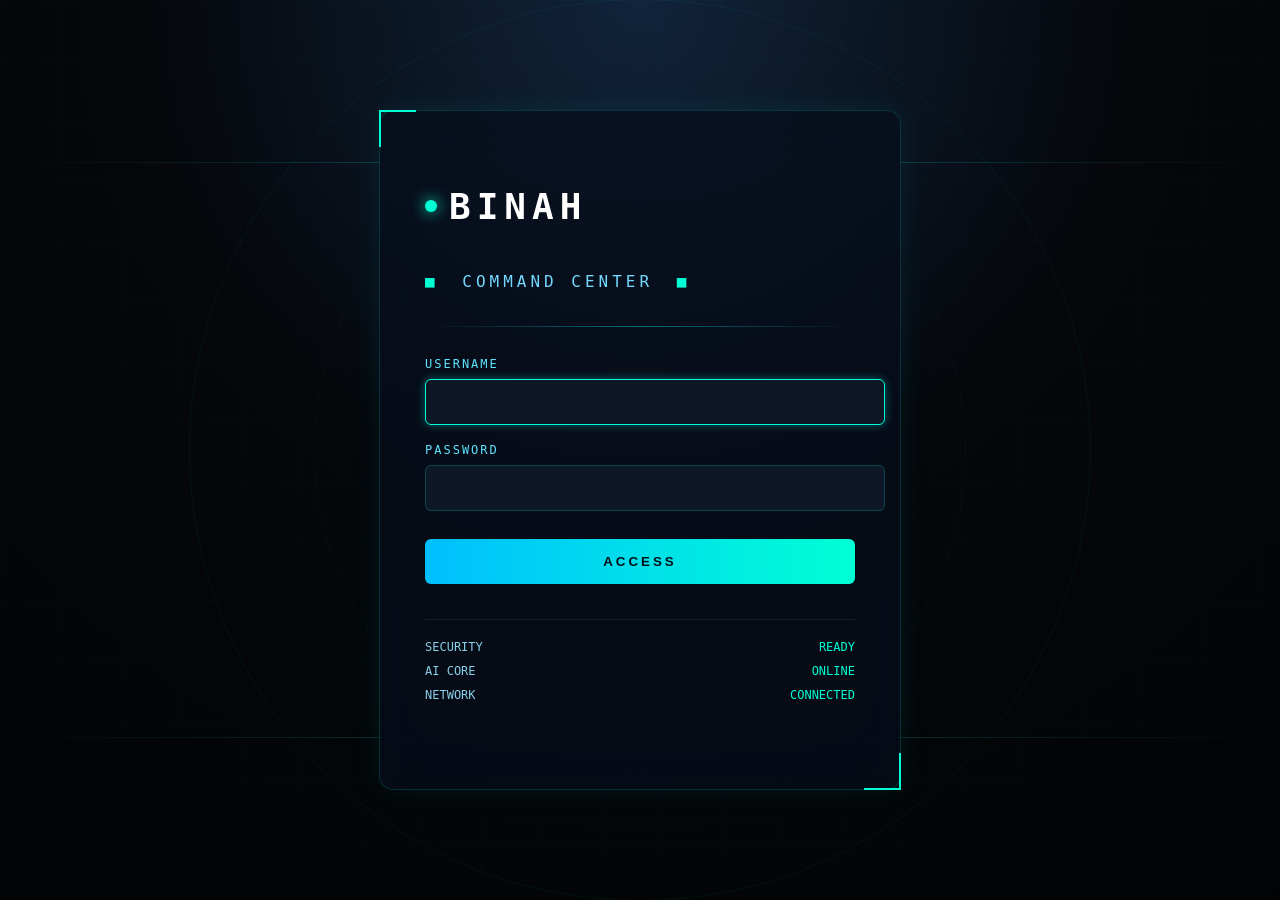
<file: index.html>
<!DOCTYPE html>
<html lang="pt-BR">

<head>

    <meta charset="UTF-8">

    <meta
        name="viewport"
        content="width=device-width, initial-scale=1.0">

    <title>Binah Command Center</title>

    <link rel="stylesheet" href="css/variables.css">
    <link rel="stylesheet" href="css/base.css">
    <link rel="stylesheet" href="css/boot.css">
    <link rel="stylesheet" href="css/animations.css">

    <!-- Feature 02 -->

    <link rel="stylesheet" href="css/login.css">
    <link rel="stylesheet" href="css/hud.css">
    <link rel="stylesheet" href="css/effects.css">

</head>

<body>

    <!-- ====================================================== -->
    <!-- BOOT -->
    <!-- ====================================================== -->

    <section
        id="boot-screen"
        class="screen">

        <div class="boot-container">

            <h1 class="boot-logo">

                BINAH

            </h1>

            <h2 class="boot-subtitle">

                COMMAND CENTER

            </h2>

            <div
                id="boot-terminal">

            </div>

            <div class="boot-progress">

                <div
                    id="boot-progress-fill">

                </div>

            </div>

        </div>

    </section>

    <!-- ====================================================== -->
    <!-- LOGIN -->
    <!-- ====================================================== -->

    <section
        id="login-screen"
        class="screen hidden">

        <div class="hud-grid"></div>

        <div class="hud-lines"></div>

        <div class="login-card">

            <div class="login-header">

                <span class="status-dot"></span>

                <h1>

                    BINAH

                </h1>

            </div>

            <p class="system-name">

                COMMAND CENTER

            </p>

            <div class="divider"></div>

            <form
                id="login-form">

                <label>

                    USERNAME

                </label>

                <input
                    id="username"
                    type="text"
                    autocomplete="off">

                <label>

                    PASSWORD

                </label>

                <input
                    id="password"
                    type="password">

                <button
                    id="access-button"
                    type="submit">

                    ACCESS

                </button>

            </form>

            <div class="system-status">

                <div>

                    SECURITY

                    <span>

                        READY

                    </span>

                </div>

                <div>

                    AI CORE

                    <span>

                        ONLINE

                    </span>

                </div>

                <div>

                    NETWORK

                    <span>

                        CONNECTED

                    </span>

                </div>

            </div>

        </div>

        <div id="transition-screen" class="hidden">

            <div class="transition-logo">

                BINAH COMMAND CENTER

            </div>

            <div
                id="transition-message"
                class="transition-text">

                INITIALIZING COMMAND SYSTEM...

            </div>

            <div id="loading-bar">

                <div id="loading-progress"></div>

            </div>

        </div>

    </section>

    <script src="js/boot.js"></script>
    <script src="js/auth.js"></script>
    <script src="js/transition.js"></script>
    <script src="js/login.js"></script>
    <script src="js/app.js"></script>

</body>

</html>
</file>
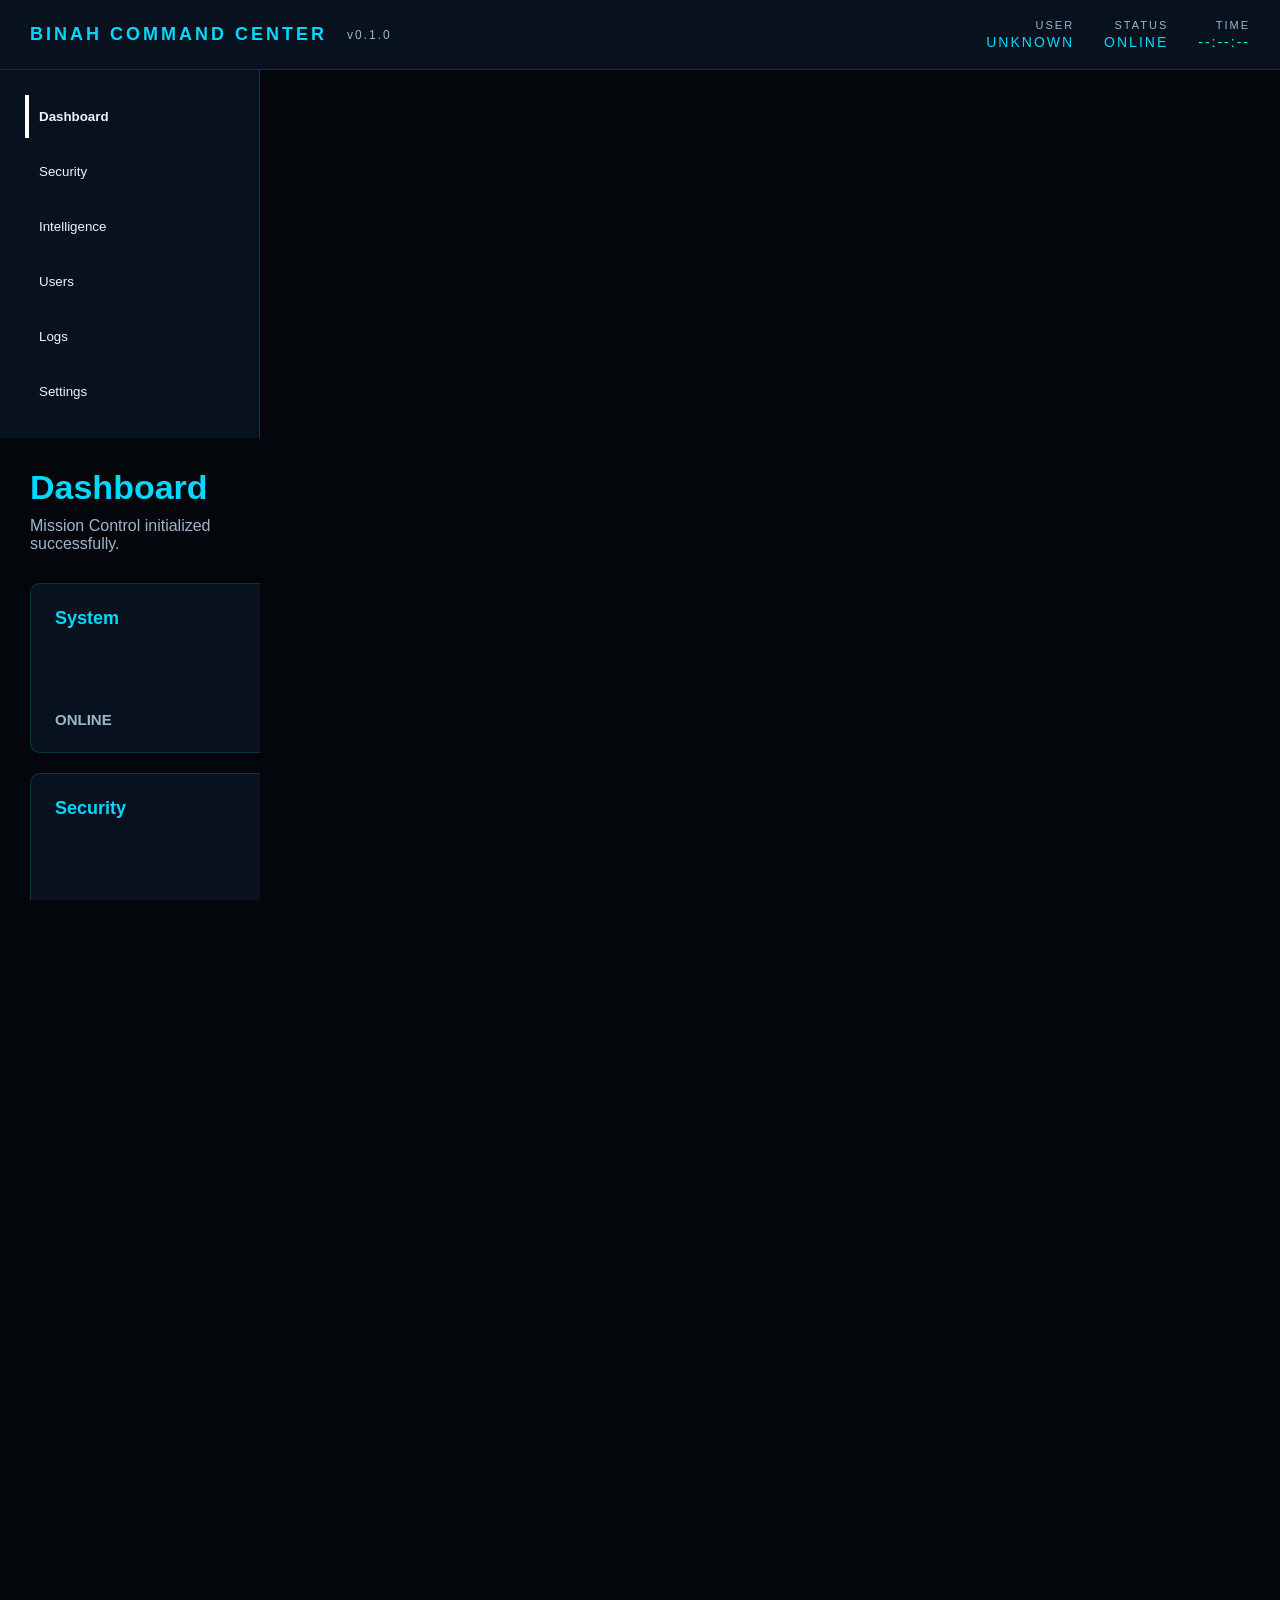
<file: roots/dashboard/index.html>
<!DOCTYPE html>

<html lang="en">

<head>

    <meta charset="UTF-8">

    <meta
        name="viewport"
        content="width=device-width, initial-scale=1.0">

    <title>Binah Command Center</title>

    <link
        rel="stylesheet"
        href="../../css/variables.css">

    <link
        rel="stylesheet"
        href="dashboard.css">

</head>

<body>

<div id="dashboard">

    <!-- ======================================================
         TOP BAR
    ======================================================= -->

    <header id="topbar">

    <div class="hud-left">

        <div class="logo">

            BINAH COMMAND CENTER

        </div>

        <div id="system-version">

            v0.1.0

        </div>

    </div>

    <div class="hud-right">

        <div class="hud-item">

            USER

            <span id="current-user">

                UNKNOWN

            </span>

        </div>

        <div class="hud-item">

            STATUS

            <span id="system-status">

                ONLINE

            </span>

        </div>

        <div class="hud-item">

            TIME

            <span id="system-clock">

                --:--:--

            </span>

        </div>

    </div>

    </header>

    <!-- ======================================================
         MAIN
    ======================================================= -->

    <main id="main-layout">

        <!-- SIDEBAR -->

        <aside id="sidebar">

            <nav id="sidebar-menu">

                <button
                    class="menu-item active"
                    data-module="dashboard">

                    Dashboard

                </button>

                <button
                    class="menu-item"
                    data-module="security">

                    Security

                </button>

                <button
                    class="menu-item"
                    data-module="intelligence">

                    Intelligence

                </button>

                <button
                    class="menu-item"
                    data-module="users">

                    Users

                </button>

                <button
                    class="menu-item"
                    data-module="logs">

                    Logs

                </button>

                <button
                    class="menu-item"
                    data-module="settings">

                    Settings

                </button>

            </nav>

        </aside>

        <!-- CONTENT -->

        <section id="content">

    <header id="workspace-header">

        <h1 id="module-title">

            Dashboard

        </h1>

        <p id="module-description">

            Mission Control initialized successfully.

        </p>

    </header>

    <!-- KPI CARDS -->

    <section id="cards-grid">

        <article
            class="dashboard-card"
            id="card-system">

            <h3>

                System

            </h3>

            <p class="card-value">

                ONLINE

            </p>

        </article>

        <article
            class="dashboard-card"
            id="card-security">

            <h3>

                Security

            </h3>

            <p class="card-value">

                SECURE

            </p>

        </article>

        <article
            class="dashboard-card"
            id="card-ai">

            <h3>

                AI

            </h3>

            <p class="card-value">

                READY

            </p>

        </article>

        <article
            class="dashboard-card"
            id="card-users">

            <h3>

                Users

            </h3>

            <p class="card-value">

                12 ACTIVE

            </p>

        </article>

    </section>

    <!-- DASHBOARD GRID -->

    <section id="content">

        <header id="workspace-header">

            <h1 id="module-title">

                Dashboard

            </h1>

            <p id="module-description">

                Mission Control initialized successfully.

            </p>

        </header>

        <!-- KPI CARDS -->

        <section id="cards-grid">

            <article
                class="dashboard-card"
                id="card-system">

                <h3>

                    System

                </h3>

                <p class="card-value">

                    ONLINE

                </p>

            </article>

            <article
                class="dashboard-card"
                id="card-security">

                <h3>

                    Security

                </h3>

                <p class="card-value">

                    SECURE

                </p>

            </article>

            <article
                class="dashboard-card"
                id="card-ai">

                <h3>

                    AI

                </h3>

                <p class="card-value">

                    READY

                </p>

            </article>

            <article
                class="dashboard-card"
                id="card-users">

                <h3>

                    Users

                </h3>

                <p class="card-value">

                    12 ACTIVE

                </p>

            </article>

        </section>

        <!-- DASHBOARD GRID -->

        <section id="dashboard-grid">

            <article
                class="dashboard-panel"
                id="activity-panel">

                <h3>

                    Activity Feed

                </h3>

                <div class="panel-content">

                    Waiting for activity...

                </div>

            </article>

            <article
                class="dashboard-panel"
                id="status-panel">

                <h3>

                    System Status

                </h3>

                <div class="panel-content">

                    Operational

                </div>

            </article>

            <article
                class="dashboard-panel"
                id="events-panel">

                <h3>

                    Recent Events

                </h3>

                <div class="panel-content">

                    No recent events.

                </div>

            </article>

            <article
                class="dashboard-panel"
                id="ai-panel">

                <h3>

                    AI Monitor

                </h3>

                <div class="panel-content">

                    AI Engine Ready.

                </div>

            </article>

            <article
                class="dashboard-panel"
                id="actions-panel">

                <h3>

                    Quick Actions

                </h3>

                <div class="panel-content">

                    Restart • Backup • Scan

                </div>

            </article>

            <article
                class="dashboard-panel"
                id="logs-panel">

                <h3>

                    Logs

                </h3>

                <div class="panel-content">

                    System log is empty.

                </div>

            </article>

        </section>

    </section>

</section>
    </main>

    <!-- ======================================================
         STATUS BAR
    ======================================================= -->

    <footer id="statusbar">

        <span>

            STATUS:
            ONLINE

        </span>

    </footer>

</div>

<script src="../js/navigation.js"></script>
<script src="../js/eventBus.js"></script>
<script src="../js/stateManager.js"></script>
<script src="dashboard.js"></script>

</body>

</html>
</file>
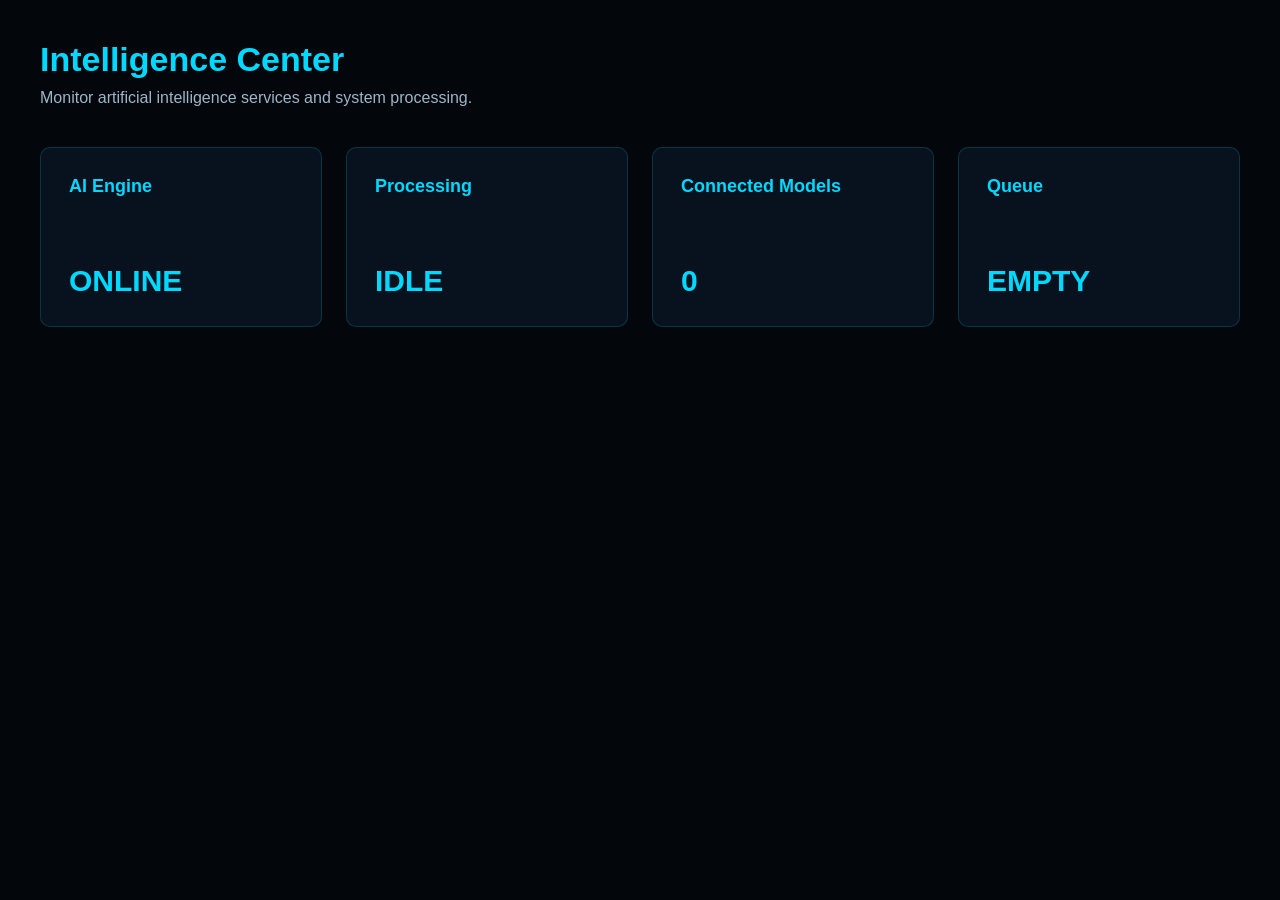
<file: roots/intelligence/index.html>
<!DOCTYPE html>

<html lang="en">

<head>

    <meta charset="UTF-8">

    <meta
        name="viewport"
        content="width=device-width, initial-scale=1.0">

    <title>Intelligence Module</title>

    <link
        rel="stylesheet"
        href="../../css/variables.css">

    <link
        rel="stylesheet"
        href="intelligence.css">

</head>

<body>

<div id="intelligence-module">

    <header id="module-header">

        <h1>

            Intelligence Center

        </h1>

        <p>

            Monitor artificial intelligence services and system processing.

        </p>

    </header>

    <section id="intelligence-grid">

        <article class="intelligence-card">

            <h3>AI Engine</h3>

            <p class="intelligence-value">

                ONLINE

            </p>

        </article>

        <article class="intelligence-card">

            <h3>Processing</h3>

            <p class="intelligence-value">

                IDLE

            </p>

        </article>

        <article class="intelligence-card">

            <h3>Connected Models</h3>

            <p class="intelligence-value">

                0

            </p>

        </article>

        <article class="intelligence-card">

            <h3>Queue</h3>

            <p class="intelligence-value">

                EMPTY

            </p>

        </article>

    </section>

</div>

<script src="../js/navigation.js"></script>
<script src="../js/eventBus.js"></script>
<script src="intelligence.js"></script>

</body>

</html>
</file>
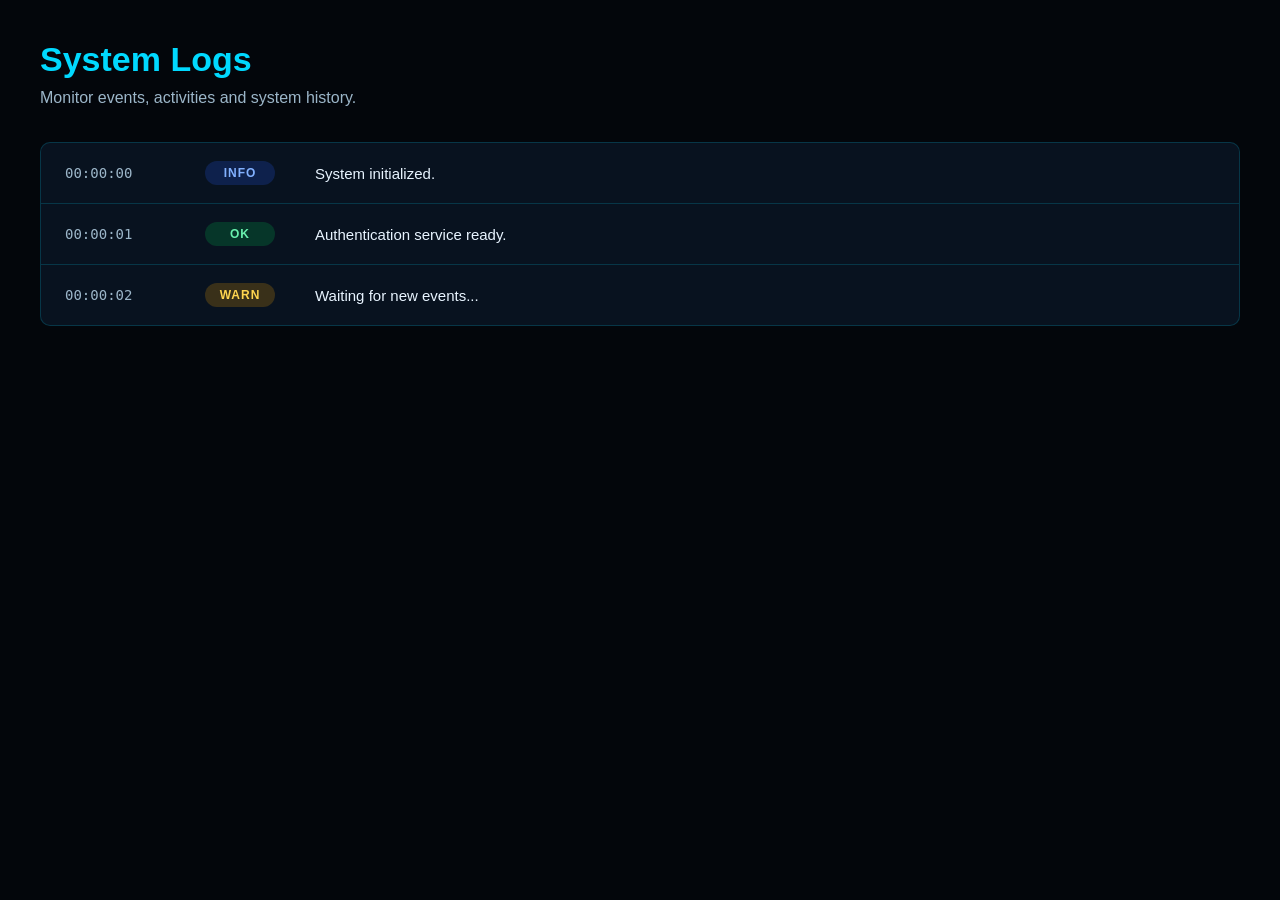
<file: roots/logs/index.html>
<!DOCTYPE html>

<html lang="en">

<head>

    <meta charset="UTF-8">

    <meta
        name="viewport"
        content="width=device-width, initial-scale=1.0">

    <title>Logs Module</title>

    <link
        rel="stylesheet"
        href="../../css/variables.css">

    <link
        rel="stylesheet"
        href="logs.css">

</head>

<body>

<div id="logs-module">

    <header id="module-header">

        <h1>

            System Logs

        </h1>

        <p>

            Monitor events, activities and system history.

        </p>

    </header>

    <section id="logs-panel">

        <div class="log-row">

            <span class="log-time">

                00:00:00

            </span>

            <span class="log-level info">

                INFO

            </span>

            <span class="log-message">

                System initialized.

            </span>

        </div>

        <div class="log-row">

            <span class="log-time">

                00:00:01

            </span>

            <span class="log-level success">

                OK

            </span>

            <span class="log-message">

                Authentication service ready.

            </span>

        </div>

        <div class="log-row">

            <span class="log-time">

                00:00:02

            </span>

            <span class="log-level warning">

                WARN

            </span>

            <span class="log-message">

                Waiting for new events...

            </span>

        </div>

    </section>

</div>

<script src="../js/navigation.js"></script>
<script src="../js/eventBus.js"></script>
<script src="logs.js"></script>

</body>

</html>
</file>
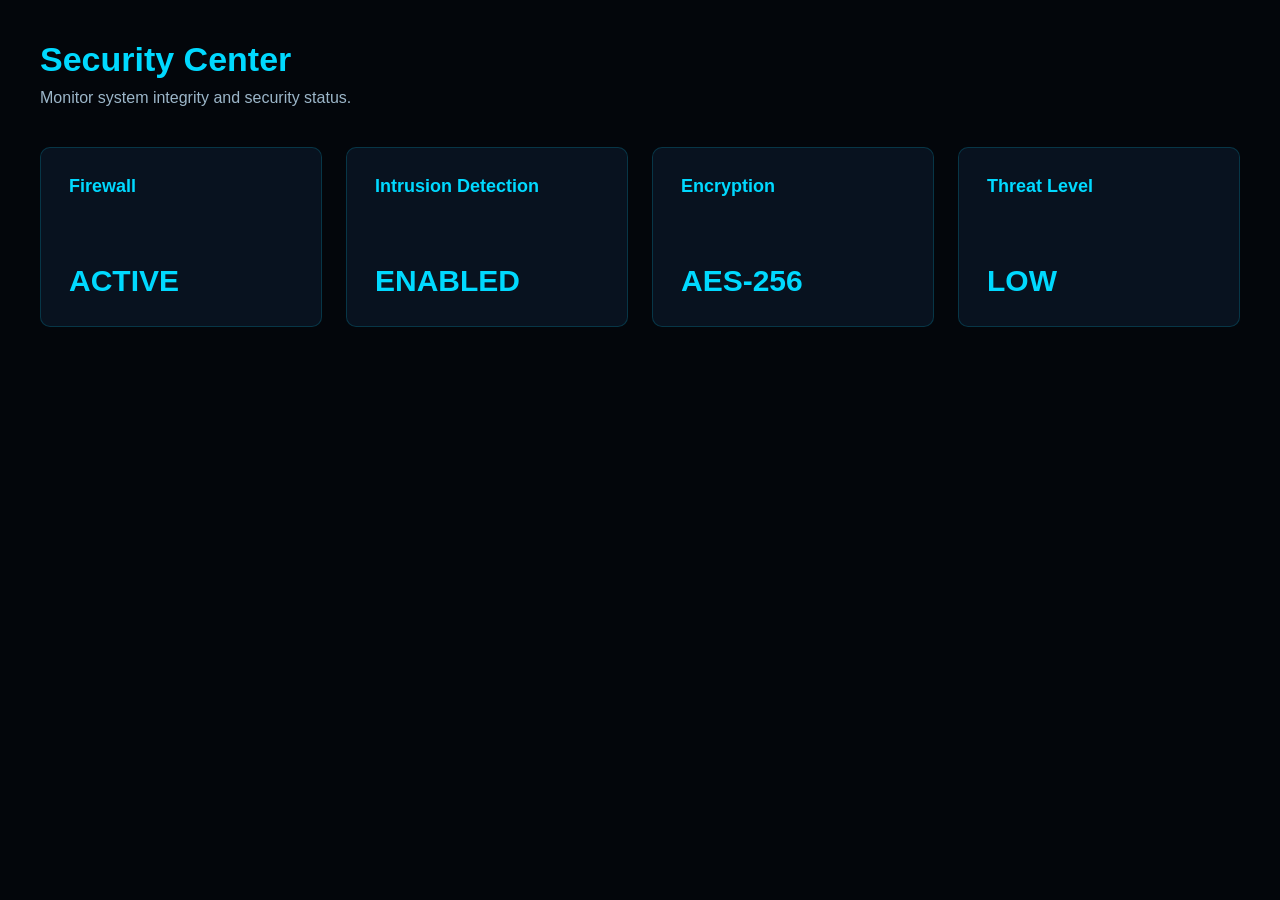
<file: roots/security/index.html>
<!DOCTYPE html>

<html lang="en">

<head>

    <meta charset="UTF-8">

    <meta
        name="viewport"
        content="width=device-width, initial-scale=1.0">

    <title>Security Module</title>

    <link
        rel="stylesheet"
        href="../../css/variables.css">

    <link
        rel="stylesheet"
        href="security.css">

</head>

<body>

<div id="security-module">

    <!-- ========================================= -->
    <!-- TOPBAR                                   -->
    <!-- ========================================= -->

    <header id="module-header">

        <h1>

            Security Center

        </h1>

        <p>

            Monitor system integrity and security status.

        </p>

    </header>

    <!-- ========================================= -->
    <!-- GRID                                     -->
    <!-- ========================================= -->

    <section id="security-grid">

        <article
            class="security-card">

            <h3>

                Firewall

            </h3>

            <p
                class="security-value">

                ACTIVE

            </p>

        </article>

        <article
            class="security-card">

            <h3>

                Intrusion Detection

            </h3>

            <p
                class="security-value">

                ENABLED

            </p>

        </article>

        <article
            class="security-card">

            <h3>

                Encryption

            </h3>

            <p
                class="security-value">

                AES-256

            </p>

        </article>

        <article
            class="security-card">

            <h3>

                Threat Level

            </h3>

            <p
                class="security-value">

                LOW

            </p>

        </article>

    </section>

</div>

<script src="../js/navigation.js"></script>
<script src="../js/eventBus.js"></script>
<script src="security.js"></script>

</body>

</html>
</file>
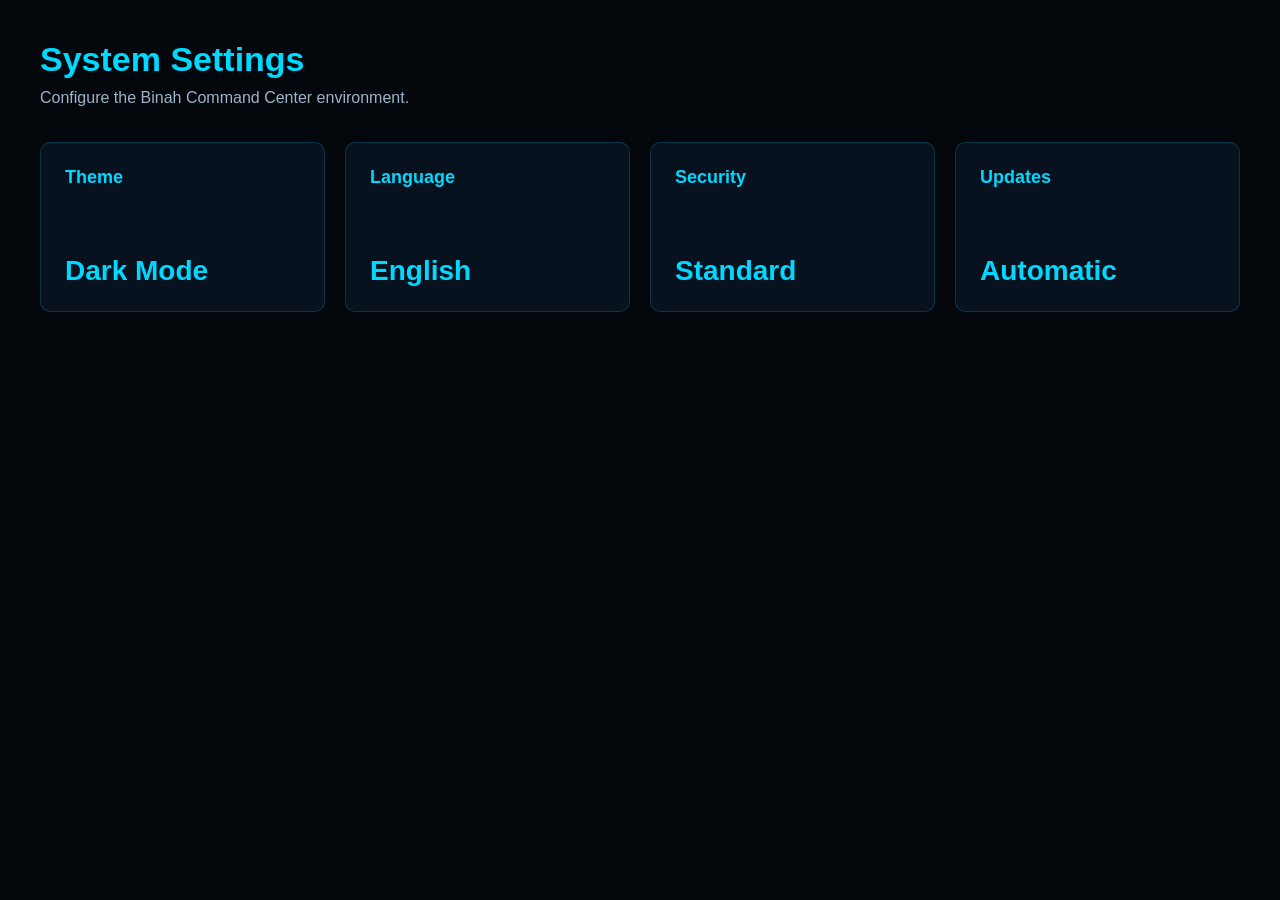
<file: roots/settings/index.html>
<!DOCTYPE html>

<html lang="en">

<head>

    <meta charset="UTF-8">

    <meta
        name="viewport"
        content="width=device-width, initial-scale=1.0">

    <title>Settings Module</title>

    <link
        rel="stylesheet"
        href="../../css/variables.css">

    <link
        rel="stylesheet"
        href="settings.css">

</head>

<body>

<div id="settings-module">

    <header id="module-header">

        <h1>

            System Settings

        </h1>

        <p>

            Configure the Binah Command Center environment.

        </p>

    </header>

    <section id="settings-grid">

        <article
            class="settings-card"
            id="theme-card">

            <h3>

                Theme

            </h3>

            <p>

                Dark Mode

            </p>

        </article>

        <article
            class="settings-card"
            id="language-card">

            <h3>

                Language

            </h3>

            <p>

                English

            </p>

        </article>

        <article
            class="settings-card"
            id="security-card">

            <h3>

                Security

            </h3>

            <p>

                Standard

            </p>

        </article>

        <article
            class="settings-card"
            id="updates-card">

            <h3>

                Updates

            </h3>

            <p>

                Automatic

            </p>

        </article>

    </section>

</div>

<script src="../js/navigation.js"></script>
<script src="../js/eventBus.js"></script>
<script src="settings.js"></script>

</body>

</html>
</file>
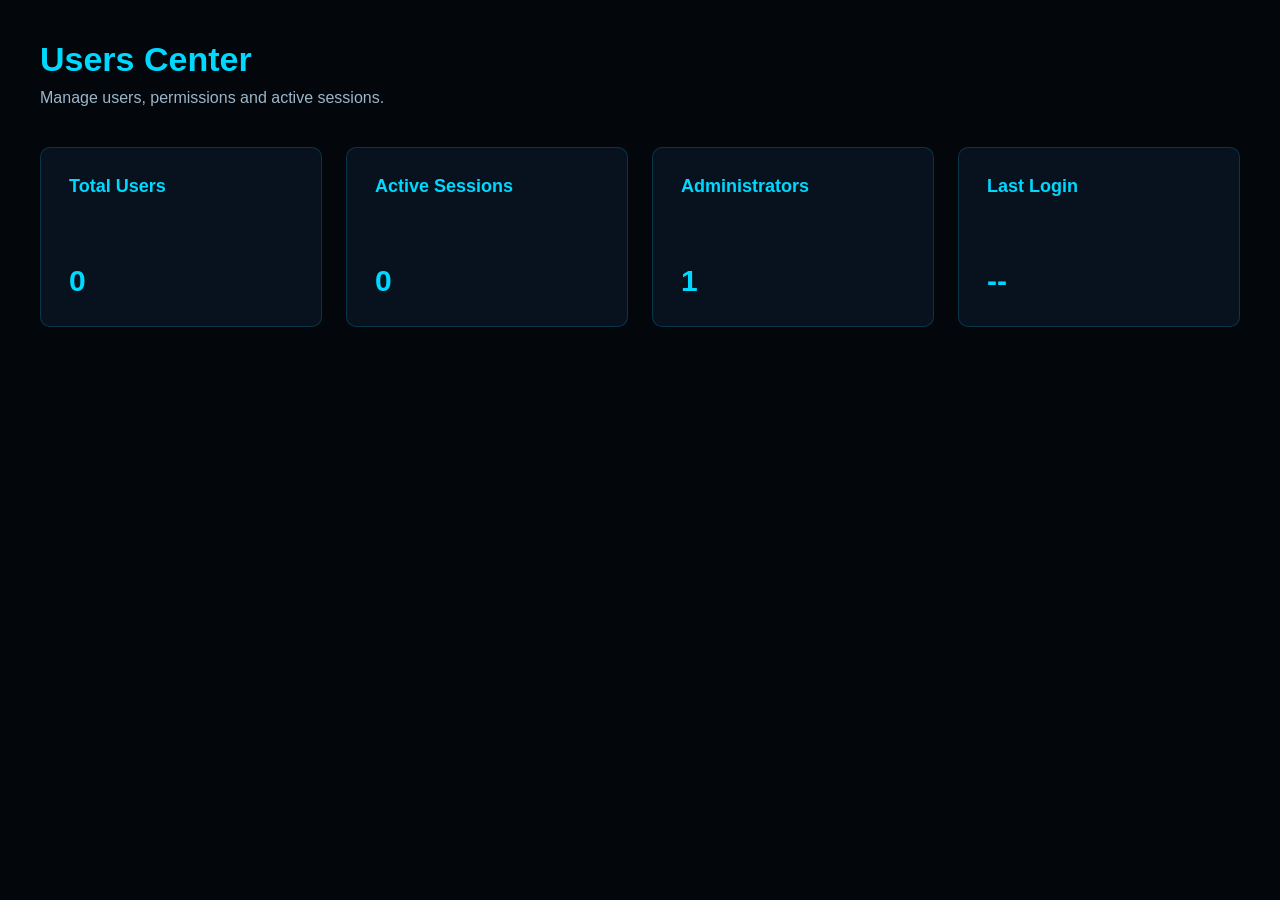
<file: roots/users/index.html>
<!DOCTYPE html>

<html lang="en">

<head>

    <meta charset="UTF-8">

    <meta
        name="viewport"
        content="width=device-width, initial-scale=1.0">

    <title>Users Module</title>

    <link
        rel="stylesheet"
        href="../../css/variables.css">

    <link
        rel="stylesheet"
        href="users.css">

</head>

<body>

<div id="users-module">

    <header id="module-header">

        <h1>

            Users Center

        </h1>

        <p>

            Manage users, permissions and active sessions.

        </p>

    </header>

    <section id="users-grid">

        <article class="users-card">

            <h3>

                Total Users

            </h3>

            <p class="users-value">

                0

            </p>

        </article>

        <article class="users-card">

            <h3>

                Active Sessions

            </h3>

            <p class="users-value">

                0

            </p>

        </article>

        <article class="users-card">

            <h3>

                Administrators

            </h3>

            <p class="users-value">

                1

            </p>

        </article>

        <article class="users-card">

            <h3>

                Last Login

            </h3>

            <p class="users-value">

                --

            </p>

        </article>

    </section>

</div>

<script src="../js/navigation.js"></script>
<script src="../js/eventBus.js"></script>
<script src="users.js"></script>

</body>

</html>
</file>
<file: css/variables.css>
/* ==========================================================
   BINAH COMMAND CENTER
   DESIGN SYSTEM
   GLOBAL VARIABLES
========================================================== */

:root{

    /* ======================================================
       COLORS
    ====================================================== */

    --color-background:#03060B;

    --color-surface:#08121F;

    --color-surface-light:#0F1D2F;

    --color-primary:#00D9FF;

    --color-primary-hover:#43F0FF;

    --color-secondary:#00FFC8;

    --color-success:#00FF9C;

    --color-warning:#FFD166;

    --color-danger:#FF5A5F;

    --color-white:#FFFFFF;

    --color-text:#E8F4FF;

    --color-text-secondary:#9CB6C9;

    --color-border:rgba(0,217,255,.18);

    --color-glass:rgba(10,18,30,.72);

    --color-shadow:rgba(0,217,255,.12);

    /* ======================================================
       TYPOGRAPHY
    ====================================================== */

    --font-family:

        "Inter",
        "Segoe UI",
        Arial,
        sans-serif;

    --font-size-xs:.75rem;

    --font-size-sm:.875rem;

    --font-size-md:1rem;

    --font-size-lg:1.25rem;

    --font-size-xl:2rem;

    --font-size-display:3rem;

    --font-weight-light:300;

    --font-weight-regular:400;

    --font-weight-medium:500;

    --font-weight-semibold:600;

    --font-weight-bold:700;

    --letter-spacing-small:.08em;

    --letter-spacing-medium:.18em;

    --letter-spacing-large:.30em;

    /* ======================================================
       SPACING
    ====================================================== */

    --space-xxs:4px;

    --space-xs:8px;

    --space-sm:12px;

    --space-md:16px;

    --space-lg:24px;

    --space-xl:32px;

    --space-2xl:48px;

    --space-3xl:64px;

    /* ======================================================
       BORDERS
    ====================================================== */

    --border-radius-small:6px;

    --border-radius-medium:10px;

    --border-radius-large:18px;

    --border-width:1px;

    /* ======================================================
       SHADOWS
    ====================================================== */

    --shadow-soft:

        0 0 12px rgba(0,217,255,.08);

    --shadow-medium:

        0 0 24px rgba(0,217,255,.14);

    --shadow-strong:

        0 0 42px rgba(0,217,255,.22);

    /* ======================================================
       TRANSITIONS
    ====================================================== */

    --transition-fast:.2s ease;

    --transition-normal:.35s ease;

    --transition-slow:.6s ease;

    /* ======================================================
       GLASS
    ====================================================== */

    --glass-blur:18px;

    /* ======================================================
       LAYERS
    ====================================================== */

    --z-background:0;

    --z-grid:5;

    --z-effects:10;

    --z-content:20;

    --z-modal:100;

    --z-loader:200;

}
</file>
<file: css/base.css>
body{margin:0;background:#070b12;color:#bff;font-family:Consolas,monospace;display:grid;place-items:center;height:100vh}.bar{width:420px;height:8px;background:#222}.bar div{height:100%;width:0;background:#3fd}
</file>
<file: css/boot.css>
#boot{text-align:center}
</file>
<file: css/animations.css>
/* ==========================================================
   TRANSITION SCREEN
========================================================== */

#transition-screen{

    position:fixed;

    inset:0;

    background:#02060c;

    display:flex;

    flex-direction:column;

    justify-content:center;

    align-items:center;

    gap:20px;

    opacity:0;

    visibility:hidden;

    transition:opacity .8s ease;

    z-index:9999;

}

#transition-screen.active{

    opacity:1;

    visibility:visible;

}

.transition-logo{

    font-size:36px;

    letter-spacing:6px;

    color:#00D9FF;

}

.transition-text{

    font-size:14px;

    color:#9CB6C9;

    letter-spacing:3px;

    animation:pulseTransition 1.4s infinite;

}

@keyframes pulseTransition{

    50%{

        opacity:.3;

    }

}

/* ==========================================================
   LOADING BAR
========================================================== */

#loading-bar{

    width:420px;

    height:6px;

    background:#132338;

    border-radius:10px;

    overflow:hidden;

    margin-top:30px;

}

#loading-progress{

    width:0%;

    height:100%;

    background:#00D9FF;

    transition:width .4s linear;

}

/* ==========================================================
   FADE OUT
========================================================== */

#transition-screen.fade-out{

    opacity:0;

    transition:opacity .8s ease;

}
</file>
<file: css/login.css>
/* =======================================================
   BINAH COMMAND CENTER
   LOGIN SCREEN
======================================================= */

#login-screen{

    position:fixed;

    inset:0;

    display:flex;

    justify-content:center;

    align-items:center;

    overflow:hidden;

    background:
        radial-gradient(circle at top,#11243b 0%,#05070b 45%,#020304 100%);

}

/* ===================================================== */

.login-card{

    position:relative;

    width:430px;

    padding:45px;

    border:1px solid rgba(0,255,255,.15);

    border-radius:14px;

    backdrop-filter:blur(20px);

    background:rgba(8,15,28,.72);

    box-shadow:
        0 0 30px rgba(0,255,255,.08),
        inset 0 0 20px rgba(255,255,255,.02);

    z-index:20;

}

/* ===================================================== */

.login-header{

    display:flex;

    align-items:center;

    gap:12px;

    margin-bottom:8px;

}

.login-header h1{

    color:white;

    font-size:36px;

    letter-spacing:6px;

    font-weight:700;

}

/* ===================================================== */

.status-dot{

    width:12px;

    height:12px;

    border-radius:50%;

    background:#00ffd5;

    box-shadow:0 0 15px #00ffd5;

}

/* ===================================================== */

.system-name{

    color:#74d9ff;

    letter-spacing:4px;

    margin-bottom:35px;

    text-transform:uppercase;

}

/* ===================================================== */

.divider{

    height:1px;

    background:linear-gradient(
        90deg,
        transparent,
        rgba(0,255,255,.4),
        transparent
    );

    margin-bottom:30px;

}

/* ===================================================== */

label{

    display:block;

    color:#5fe5ff;

    margin-bottom:8px;

    margin-top:18px;

    font-size:12px;

    letter-spacing:2px;

}

/* ===================================================== */

input{

    width:100%;

    padding:14px;

    background:#0d1725;

    border:1px solid rgba(0,255,255,.2);

    color:white;

    outline:none;

    border-radius:6px;

    transition:.25s;

    font-size:14px;

}

input:focus{

    border-color:#00ffd5;

    box-shadow:0 0 20px rgba(0,255,255,.15);

}

/* ===================================================== */

button{

    width:100%;

    margin-top:28px;

    padding:15px;

    background:linear-gradient(
        90deg,
        #00bfff,
        #00ffd5
    );

    border:none;

    border-radius:6px;

    color:#041017;

    cursor:pointer;

    font-weight:bold;

    letter-spacing:3px;

    transition:.3s;

}

button:hover{

    transform:translateY(-2px);

    box-shadow:0 0 25px rgba(0,255,255,.35);

}

/* ===================================================== */

.system-status{

    margin-top:35px;

    border-top:1px solid rgba(255,255,255,.08);

    padding-top:20px;

}

.system-status div{

    display:flex;

    justify-content:space-between;

    margin-bottom:10px;

    font-size:12px;

    color:#89cfe8;

}

.system-status span{

    color:#00ffd5;

}


/* ==========================================================
   LOGIN MESSAGE
========================================================== */

#login-message{

    margin-top:20px;

    min-height:22px;

    text-align:center;

    font-size:13px;

    letter-spacing:1px;

}

#login-message.success{

    color:#00ffd5;

}

#login-message.error{

    color:#ff6868;

}
</file>
<file: css/hud.css>
/* ==========================================================
   BINAH COMMAND CENTER
   HUD SYSTEM
========================================================== */


/* GRID --------------------------------------------------- */

.hud-grid{

    position:absolute;

    inset:0;

    pointer-events:none;

    opacity:.15;

    background-image:

        linear-gradient(
            rgba(0,255,255,.10) 1px,
            transparent 1px
        ),

        linear-gradient(
            90deg,
            rgba(0,255,255,.10) 1px,
            transparent 1px
        );

    background-size:

        60px 60px;

}


/* LINHAS HORIZONTAIS ------------------------------------ */

.hud-lines{

    position:absolute;

    inset:0;

    overflow:hidden;

    pointer-events:none;

}


.hud-lines::before{

    content:"";

    position:absolute;

    width:100%;

    height:1px;

    top:18%;

    background:

        linear-gradient(
            90deg,
            transparent,
            rgba(0,255,255,.30),
            transparent
        );

}


.hud-lines::after{

    content:"";

    position:absolute;

    width:100%;

    height:1px;

    bottom:18%;

    background:

        linear-gradient(
            90deg,
            transparent,
            rgba(0,255,255,.25),
            transparent
        );

}


/* CÍRCULO CENTRAL --------------------------------------- */

#login-screen::before{

    content:"";

    position:absolute;

    width:900px;

    height:900px;

    border-radius:50%;

    border:

        1px solid rgba(0,255,255,.05);

}


/* SEGUNDO CÍRCULO --------------------------------------- */

#login-screen::after{

    content:"";

    position:absolute;

    width:650px;

    height:650px;

    border-radius:50%;

    border:

        1px dashed rgba(0,255,255,.05);

}


/* CANTOS ----------------------------------------------- */

.login-card::before{

    content:"";

    position:absolute;

    left:-1px;

    top:-1px;

    width:35px;

    height:35px;

    border-left:

        2px solid #00ffd5;

    border-top:

        2px solid #00ffd5;

}


.login-card::after{

    content:"";

    position:absolute;

    right:-1px;

    bottom:-1px;

    width:35px;

    height:35px;

    border-right:

        2px solid #00ffd5;

    border-bottom:

        2px solid #00ffd5;

}


/* PEQUENOS MARCADORES ---------------------------------- */

.system-name::before{

    content:"■";

    margin-right:10px;

    color:#00ffd5;

}

.system-name::after{

    content:"■";

    margin-left:10px;

    color:#00ffd5;

}
</file>
<file: css/effects.css>
/* ==========================================================
   BINAH COMMAND CENTER
   EFFECTS SYSTEM
========================================================== */

/* ==========================================================
   SCAN LINES
========================================================== */

body::after{

    content:"";

    position:fixed;

    inset:0;

    pointer-events:none;

    background-image:

        repeating-linear-gradient(

            to bottom,

            transparent 0px,

            transparent 3px,

            rgba(255,255,255,.015) 4px

        );

    animation:scanMove 10s linear infinite;

    opacity:.45;

}

/* ==========================================================
   AMBIENT GLOW
========================================================== */

body::before{

    content:"";

    position:fixed;

    inset:0;

    pointer-events:none;

    background:

        radial-gradient(

            circle at center,

            rgba(0,255,255,.08),

            transparent 70%

        );

}

/* ==========================================================
   LOGIN CARD PULSE
========================================================== */

.login-card{

    animation:cardPulse 6s ease-in-out infinite;

}

/* ==========================================================
   STATUS DOT
========================================================== */

.status-dot{

    animation:statusBlink 1.8s infinite;

}

/* ==========================================================
   BUTTON
========================================================== */

button{

    transition:

        .25s ease,

        box-shadow .35s;

}

button:hover{

    box-shadow:

        0 0 12px rgba(0,255,255,.45),

        0 0 25px rgba(0,255,255,.25);

}

button:active{

    transform:scale(.98);

}

/* ==========================================================
   INPUTS
========================================================== */

input{

    transition:

        border-color .3s,

        box-shadow .3s,

        background .3s;

}

input:hover{

    background:#101d30;

}

input:focus{

    box-shadow:

        0 0 10px rgba(0,255,255,.35);

}

/* ==========================================================
   LOGIN CARD APPEAR
========================================================== */

#login-screen{

    animation:

        fadeIn .7s ease;

}

/* ==========================================================
   TERMINAL TEXT
========================================================== */

.system-status span{

    animation:statusPulse 2.5s infinite;

}

/* ==========================================================
   KEYFRAMES
========================================================== */

@keyframes fadeIn{

    from{

        opacity:0;

        transform:scale(.97);

    }

    to{

        opacity:1;

        transform:scale(1);

    }

}

@keyframes statusBlink{

    0%{

        opacity:1;

    }

    50%{

        opacity:.35;

    }

    100%{

        opacity:1;

    }

}

@keyframes statusPulse{

    0%{

        opacity:.45;

    }

    50%{

        opacity:1;

    }

    100%{

        opacity:.45;

    }

}

@keyframes cardPulse{

    0%{

        box-shadow:

            0 0 20px rgba(0,255,255,.05);

    }

    50%{

        box-shadow:

            0 0 35px rgba(0,255,255,.15);

    }

    100%{

        box-shadow:

            0 0 20px rgba(0,255,255,.05);

    }

}

@keyframes scanMove{

    from{

        transform:translateY(-5px);

    }

    to{

        transform:translateY(5px);

    }

}
</file>
<file: roots/dashboard/dashboard.css>
/* ==========================================================
   BINAH COMMAND CENTER
   DASHBOARD LAYOUT
========================================================== */

*{

    margin:0;

    padding:0;

    box-sizing:border-box;

}

html,
body{

    width:100%;

    height:100%;

    overflow:hidden;

    font-family:var(--font-family);

    background:var(--color-background);

    color:var(--color-text);

}

#dashboard{

    width:100vw;

    height:100vh;

    display:grid;

    grid-template-columns:260px 1fr;

    grid-template-rows:70px 1fr 40px;

    grid-template-areas:

        "topbar topbar"

        "sidebar content"

        "status status";

}

/* ==========================================================
   TOP BAR
========================================================== */

#topbar{

    grid-area:topbar;

    display:flex;

    justify-content:space-between;

    align-items:center;

    padding:0 30px;

    background:var(--color-surface);

    border-bottom:1px solid var(--color-border);

}

.logo{

    font-size:18px;

    font-weight:700;

    letter-spacing:3px;

    color:var(--color-primary);

}

#system-clock{

    color:var(--color-secondary);

}

/* ==========================================================
   SIDEBAR
========================================================== */

#sidebar{

    grid-area:sidebar;

    background:var(--color-surface);

    border-right:1px solid var(--color-border);

    padding:25px;

}

#sidebar nav{

    display:flex;

    flex-direction:column;

    gap:12px;

}

#sidebar button{

    width:100%;

    padding:14px;

    cursor:pointer;

    border:none;

    background:transparent;

    color:var(--color-text);

    border-radius:var(--border-radius-small);

    transition:var(--transition-fast);

    text-align:left;

}

#sidebar button:hover{

    background:var(--color-primary);

    color:#000;

}

/* ==========================================================
   CONTENT
========================================================== */

#content{

    grid-area:content;

    padding:30px;

    overflow:auto;

}

/* ==========================================================
   STATUS BAR
========================================================== */

#statusbar{

    grid-area:status;

    display:flex;

    align-items:center;

    padding:0 20px;

    background:var(--color-surface);

    border-top:1px solid var(--color-border);

    font-size:13px;

    color:var(--color-text-secondary);

}

/* ==========================================================
   TOP HUD
========================================================== */

.hud-left{

    display:flex;

    align-items:center;

    gap:20px;

}

#system-version{

    color:var(--color-text-secondary);

    font-size:12px;

    letter-spacing:2px;

}

.hud-right{

    display:flex;

    align-items:center;

    gap:30px;

}

.hud-item{

    display:flex;

    flex-direction:column;

    align-items:flex-end;

    font-size:11px;

    color:var(--color-text-secondary);

    letter-spacing:2px;

}

.hud-item span{

    margin-top:3px;

    font-size:14px;

    color:var(--color-primary);

}

/* ==========================================================
   SIDEBAR MENU
========================================================== */

.menu-item{

    position:relative;

}

.menu-item.active{

    background:var(--color-primary);

    color:#000;

    font-weight:bold;

}

.menu-item.active::before{

    content:"";

    position:absolute;

    left:0;

    top:0;

    bottom:0;

    width:4px;

    background:#ffffff;

}

#module-title{

    font-size:34px;

    margin-bottom:10px;

    color:var(--color-primary);

}

#module-description{

    color:var(--color-text-secondary);

}

/* ==========================================================
   WORKSPACE
========================================================== */

#workspace-header{

    margin-bottom:30px;

}

#cards-grid{

    display:grid;

    grid-template-columns:

        repeat(auto-fit,minmax(260px,1fr));

    gap:20px;

}

/* ==========================================================
   DASHBOARD GRID
========================================================== */

#dashboard-grid{

    display:grid;

    grid-template-columns:2fr 1fr;

    grid-template-areas:

        "activity status"

        "events ai"

        "actions logs";

    gap:20px;

    margin-top:35px;

}

/* ==========================================================
   DASHBOARD PANELS
========================================================== */

.dashboard-panel{

    background:var(--color-surface);

    border:1px solid var(--color-border);

    border-radius:var(--border-radius-medium);

    padding:22px;

    transition:

        transform .25s ease,

        border-color .25s ease,

        box-shadow .25s ease;

}

.dashboard-panel:hover{

    transform:translateY(-3px);

    border-color:var(--color-primary);

    box-shadow:0 0 18px rgba(0,212,255,.08);

}

.dashboard-panel h3{

    color:var(--color-primary);

    font-size:18px;

    margin-bottom:18px;

}

#activity-panel{

    grid-area:activity;

}

#status-panel{

    grid-area:status;

}

#events-panel{

    grid-area:events;

}

#ai-panel{

    grid-area:ai;

}

#actions-panel{

    grid-area:actions;

}

#logs-panel{

    grid-area:logs;

}

.panel-content{

    color:var(--color-text-secondary);

    line-height:1.8;

    font-size:14px;

}

/* ==========================================================
   DASHBOARD CARD
========================================================== */

.dashboard-card{

    background:var(--color-surface);

    border:1px solid var(--color-border);

    border-radius:var(--border-radius-medium);

    padding:24px;

    min-height:170px;

    display:flex;

    flex-direction:column;

    justify-content:space-between;

    transition:
        transform .25s ease,
        border-color .25s ease,
        box-shadow .25s ease;

}

.dashboard-card:hover{

    transform:translateY(-4px);

    border-color:var(--color-primary);

}

.dashboard-card h3{

    color:var(--color-primary);

    font-size:18px;

    margin-bottom:12px;

}

.dashboard-card p{

    color:var(--color-text-secondary);

    font-size:15px;

}

/* ==========================================================
   CARD VALUES
========================================================== */

.card-value{

    font-size:28px;

    font-weight:600;

    color:var(--color-primary);

    margin-top:20px;

}

/* ==========================================================
   WORKSPACE
========================================================== */

#workspace{

    width:100%;

    height:100%;

}
</file>
<file: roots/intelligence/intelligence.css>
/* ==========================================================
   BINAH COMMAND CENTER
   INTELLIGENCE MODULE
========================================================== */

*{

    margin:0;

    padding:0;

    box-sizing:border-box;

}

html,
body{

    width:100%;

    height:100%;

    background:var(--color-background);

    color:var(--color-text);

    font-family:var(--font-family);

}

/* ==========================================================
   MODULE
========================================================== */

#intelligence-module{

    width:100%;

    min-height:100vh;

    padding:40px;

}

/* ==========================================================
   HEADER
========================================================== */

#module-header{

    margin-bottom:40px;

}

#module-header h1{

    font-size:34px;

    color:var(--color-primary);

    margin-bottom:10px;

}

#module-header p{

    color:var(--color-text-secondary);

}

/* ==========================================================
   GRID
========================================================== */

#intelligence-grid{

    display:grid;

    grid-template-columns:

        repeat(auto-fit,minmax(280px,1fr));

    gap:24px;

}

/* ==========================================================
   CARD
========================================================== */

.intelligence-card{

    background:var(--color-surface);

    border:1px solid var(--color-border);

    border-radius:var(--border-radius-medium);

    padding:28px;

    min-height:180px;

    display:flex;

    flex-direction:column;

    justify-content:space-between;

    transition:

        transform .25s ease,

        border-color .25s ease,

        box-shadow .25s ease;

}

.intelligence-card:hover{

    transform:translateY(-4px);

    border-color:var(--color-primary);

    box-shadow:0 0 18px rgba(201,164,76,.18);

}

.intelligence-card h3{

    font-size:18px;

    color:var(--color-primary);

}

.intelligence-value{

    font-size:30px;

    font-weight:600;

    color:var(--color-primary);

}
</file>
<file: roots/logs/logs.css>
/* ==========================================================
   BINAH COMMAND CENTER
   LOGS MODULE
========================================================== */

*{

    margin:0;

    padding:0;

    box-sizing:border-box;

}

html,
body{

    width:100%;

    height:100%;

    background:var(--color-background);

    color:var(--color-text);

    font-family:var(--font-family);

}

/* ==========================================================
   MODULE
========================================================== */

#logs-module{

    width:100%;

    min-height:100vh;

    padding:40px;

}

/* ==========================================================
   HEADER
========================================================== */

#module-header{

    margin-bottom:35px;

}

#module-header h1{

    font-size:34px;

    color:var(--color-primary);

    margin-bottom:10px;

}

#module-header p{

    color:var(--color-text-secondary);

}

/* ==========================================================
   LOG PANEL
========================================================== */

#logs-panel{

    background:var(--color-surface);

    border:1px solid var(--color-border);

    border-radius:var(--border-radius-medium);

    overflow:hidden;

}

/* ==========================================================
   LOG ROW
========================================================== */

.log-row{

    display:grid;

    grid-template-columns:

        120px
        90px
        1fr;

    align-items:center;

    gap:20px;

    padding:18px 24px;

    border-bottom:1px solid var(--color-border);

    transition:

        background .25s ease;

}

.log-row:last-child{

    border-bottom:none;

}

.log-row:hover{

    background:rgba(255,255,255,.03);

}

/* ==========================================================
   LOG TIME
========================================================== */

.log-time{

    color:var(--color-text-secondary);

    font-family:monospace;

    font-size:14px;

}

/* ==========================================================
   LOG LEVEL
========================================================== */

.log-level{

    width:70px;

    text-align:center;

    padding:5px 10px;

    border-radius:20px;

    font-size:12px;

    font-weight:700;

    letter-spacing:1px;

}

/* ==========================================================
   LEVEL COLORS
========================================================== */

.info{

    background:#2962ff33;

    color:#82b1ff;

}

.success{

    background:#00c85333;

    color:#69f0ae;

}

.warning{

    background:#ffab0033;

    color:#ffd54f;

}

.error{

    background:#d5000033;

    color:#ff8a80;

}

/* ==========================================================
   MESSAGE
========================================================== */

.log-message{

    color:var(--color-text);

    font-size:15px;

}
</file>
<file: roots/security/security.css>
/* ==========================================================
   BINAH COMMAND CENTER
   SECURITY MODULE
========================================================== */

*{

    margin:0;

    padding:0;

    box-sizing:border-box;

}

html,
body{

    width:100%;

    height:100%;

    background:var(--color-background);

    color:var(--color-text);

    font-family:var(--font-family);

}

/* ==========================================================
   MODULE
========================================================== */

#security-module{

    width:100%;

    min-height:100vh;

    padding:40px;

}

/* ==========================================================
   HEADER
========================================================== */

#module-header{

    margin-bottom:40px;

}

#module-header h1{

    font-size:34px;

    color:var(--color-primary);

    margin-bottom:10px;

}

#module-header p{

    color:var(--color-text-secondary);

}

/* ==========================================================
   GRID
========================================================== */

#security-grid{

    display:grid;

    grid-template-columns:

        repeat(auto-fit,minmax(280px,1fr));

    gap:24px;

}

/* ==========================================================
   CARD
========================================================== */

.security-card{

    background:var(--color-surface);

    border:1px solid var(--color-border);

    border-radius:var(--border-radius-medium);

    padding:28px;

    min-height:180px;

    display:flex;

    flex-direction:column;

    justify-content:space-between;

    transition:

        transform .25s ease,

        border-color .25s ease,

        box-shadow .25s ease;

}

.security-card:hover{

    transform:translateY(-4px);

    border-color:var(--color-primary);

    box-shadow:0 0 18px rgba(201,164,76,.18);

}

.security-card h3{

    font-size:18px;

    color:var(--color-primary);

}

.security-value{

    font-size:30px;

    font-weight:600;

    color:var(--color-primary);

}
</file>
<file: roots/settings/settings.css>
/* ==========================================================
   BINAH COMMAND CENTER
   SETTINGS MODULE
========================================================== */

*{

    margin:0;

    padding:0;

    box-sizing:border-box;

}

html,
body{

    width:100%;

    height:100%;

    background:var(--color-background);

    color:var(--color-text);

    font-family:var(--font-family);

}

/* ==========================================================
   MODULE
========================================================== */

#settings-module{

    width:100%;

    min-height:100vh;

    padding:40px;

}

/* ==========================================================
   HEADER
========================================================== */

#module-header{

    margin-bottom:35px;

}

#module-header h1{

    font-size:34px;

    color:var(--color-primary);

    margin-bottom:10px;

}

#module-header p{

    color:var(--color-text-secondary);

}

/* ==========================================================
   SETTINGS GRID
========================================================== */

#settings-grid{

    display:grid;

    grid-template-columns:

        repeat(auto-fit,minmax(260px,1fr));

    gap:20px;

}

/* ==========================================================
   SETTINGS CARD
========================================================== */

.settings-card{

    background:var(--color-surface);

    border:1px solid var(--color-border);

    border-radius:var(--border-radius-medium);

    padding:24px;

    min-height:170px;

    display:flex;

    flex-direction:column;

    justify-content:space-between;

    transition:

        transform .25s ease,
        border-color .25s ease,
        box-shadow .25s ease;

}

.settings-card:hover{

    transform:translateY(-4px);

    border-color:var(--color-primary);

    box-shadow:0 0 20px rgba(0,212,255,.08);

}

/* ==========================================================
   CARD TITLE
========================================================== */

.settings-card h3{

    color:var(--color-primary);

    font-size:18px;

    margin-bottom:12px;

}

/* ==========================================================
   CARD VALUE
========================================================== */

.settings-card p{

    font-size:28px;

    font-weight:600;

    color:var(--color-primary);

}
</file>
<file: roots/users/users.css>
/* ==========================================================
   BINAH COMMAND CENTER
   USERS MODULE
========================================================== */

*{

    margin:0;

    padding:0;

    box-sizing:border-box;

}

html,
body{

    width:100%;

    height:100%;

    background:var(--color-background);

    color:var(--color-text);

    font-family:var(--font-family);

}

/* ==========================================================
   MODULE
========================================================== */

#users-module{

    width:100%;

    min-height:100vh;

    padding:40px;

}

/* ==========================================================
   HEADER
========================================================== */

#module-header{

    margin-bottom:40px;

}

#module-header h1{

    font-size:34px;

    color:var(--color-primary);

    margin-bottom:10px;

}

#module-header p{

    color:var(--color-text-secondary);

}

/* ==========================================================
   GRID
========================================================== */

#users-grid{

    display:grid;

    grid-template-columns:

        repeat(auto-fit,minmax(280px,1fr));

    gap:24px;

}

/* ==========================================================
   CARD
========================================================== */

.users-card{

    background:var(--color-surface);

    border:1px solid var(--color-border);

    border-radius:var(--border-radius-medium);

    padding:28px;

    min-height:180px;

    display:flex;

    flex-direction:column;

    justify-content:space-between;

    transition:

        transform .25s ease,

        border-color .25s ease,

        box-shadow .25s ease;

}

.users-card:hover{

    transform:translateY(-4px);

    border-color:var(--color-primary);

    box-shadow:0 0 18px rgba(201,164,76,.18);

}

.users-card h3{

    font-size:18px;

    color:var(--color-primary);

}

.users-value{

    font-size:30px;

    font-weight:600;

    color:var(--color-primary);

}
</file>
